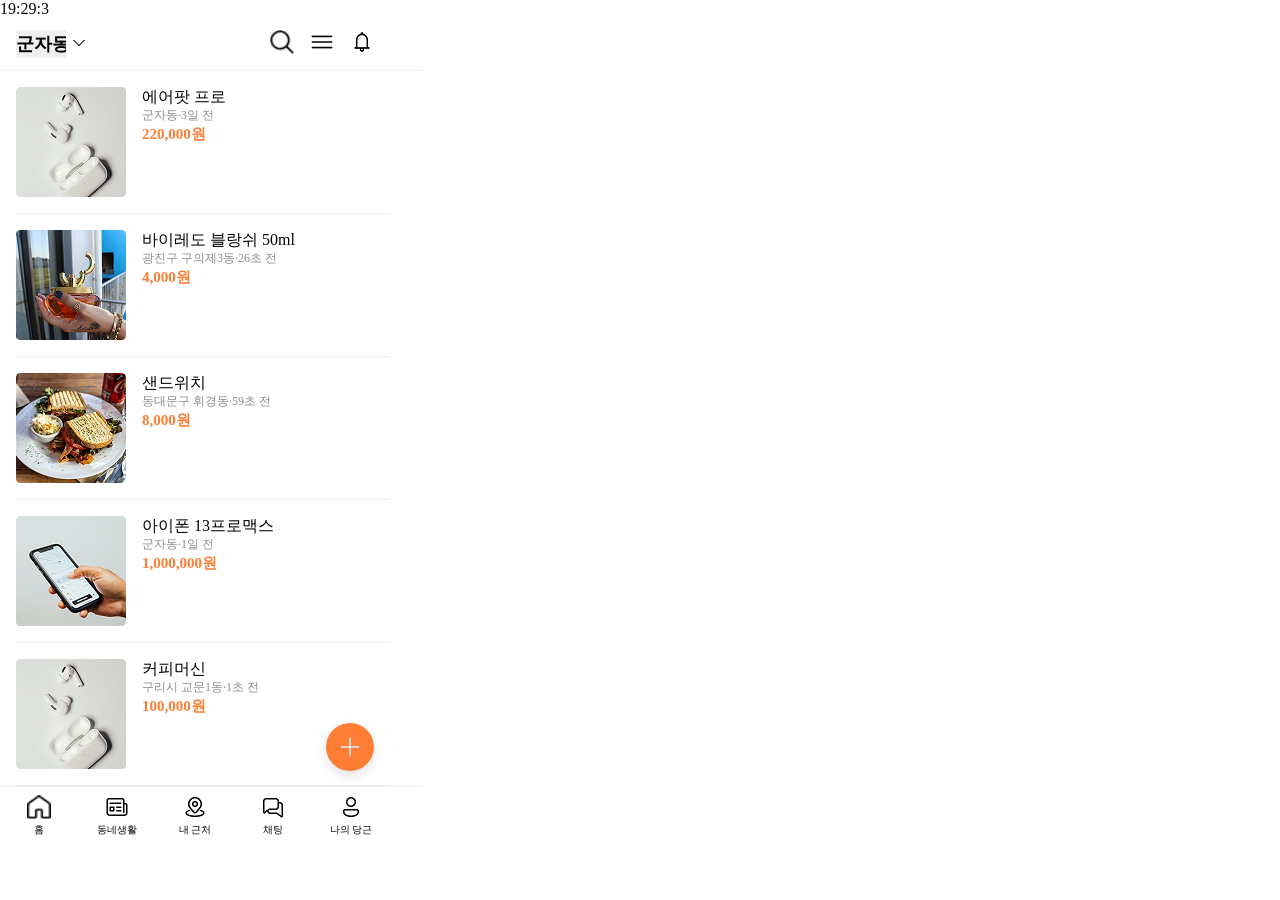
<file: chaebin/index.html>
<!DOCTYPE html>
<html lang="ko">
  <head>
    <meta charset="UTF-8" />
    <title>당근마켓</title>
    <link rel="stylesheet" href="index.css" />
    <script src="index.js" defer></script>
  </head>
  <body onload="setClock()">
    <!-- clock -->
    <div id="clock"></div>
    <!-- 상단 헤더 -->
    <header>
      <div class="area-wrapper">
        <!-- <label for="area-select"></label> -->
        <select name="area" id="area-select">
          <option>군자동</option>
          <option>구의동</option>
          <option>광진동</option>
          <option>중곡동</option>
          <option>능동</option>
          <option>자양동</option>
          <option>화양동</option>
          <option>광장동</option>
          <option>세종대</option>
          <option>어린이대공원</option>
          <option>건대입구</option>
          <option>구의역</option>
          <option>강변역</option>
        </select>
        <span class="arrow-icon"><img src="images/expandArrow.png"></span>
      </div>
      <div>
        <ul class="head-icon">
          <li><img class="head-img" src="images/search.png" alt=""></li>
          <li><img class="head-img" src="images/menu.png" alt=""></li>
          <li><img class="head-img" src="images/notification.png" alt=""></li>
        </ul>
      </div>
    </header>
    <!-- 메인 콘텐츠 -->
     <section>
      <article class="product">
         <img class="preview-img" src="images/airpods.png" alt="" />
      <div>
        <div class="product-name">에어팟 프로</div>
        <div class="product-info">군자동·3일 전</div>
        <div class="product-price">220,000원</div>
      </div>
    </article>
    <article class="product">
      <img class="preview-img" src="images/blanche.png" alt="" />
      <div>
        <div class="product-name">바이레도 블랑쉬 50ml</div>
        <div class="product-info">광진구 구의제3동·26초 전</div>
        <div class="product-price">4,000원</div>
      </div>
    </article>
    <article class="product">
      <img class="preview-img" src="images/sandwich.png" alt="" />
      <div>
        <div class="product-name">샌드위치</div>
        <div class="product-info">동대문구 휘경동·59초 전</div>
        <div class="product-price">8,000원</div>
      </div>
    </article>
    <article class="product">
      <img class="preview-img" src="images/iPhone.png" alt="" />
      <div>
        <div class="product-name">아이폰 13프로맥스</div>
        <div class="product-info">군자동·1일 전</div>
        <div class="product-price">1,000,000원</div>
      </div>
    </article>
    <article class="product">
      <img class="preview-img" src="images/airpods.png" alt="" />
      <div>
        <div class="product-name">커피머신</div>
        <div class="product-info">구리시 교문1동·1초 전</div>
        <div class="product-price">100,000원</div>
      </div>
      </article>
     </section>

     <div class="plus-icon">
      <img class="plus-img" src="images/plus.png" alt="" />
     </div>
    <!-- 하단 내비게이션 -->
    <nav>
      <ul>
        <li>
          <img src="images/home_white.png" alt="" id="home" onclick="changeImg('home')"/>
          <a href="#">홈</a>
        </li>
        <li>
          <img src="images/news_white.png" alt="" id="news" onclick="changeImg('news')"/>
          <a href="#">동네생활</a>
        </li>
        <li>
          <img src="images/place.png" alt="" id="place"/>
          <a href="#">내 근처</a>
        </li>
        <li>
          <img src="images/chat_white.png" alt="" id="chat" onclick="changeImg('chat')"/>
          <a href="#">채팅</a>
        </li>
        <li>
          <img src="images/user_white.png" alt="" id="user" onclick="changeImg('user')"/>
          <a href="#">나의 당근</a>
        </li>
      </ul>
    </nav>
  </body>
</html>
</file>
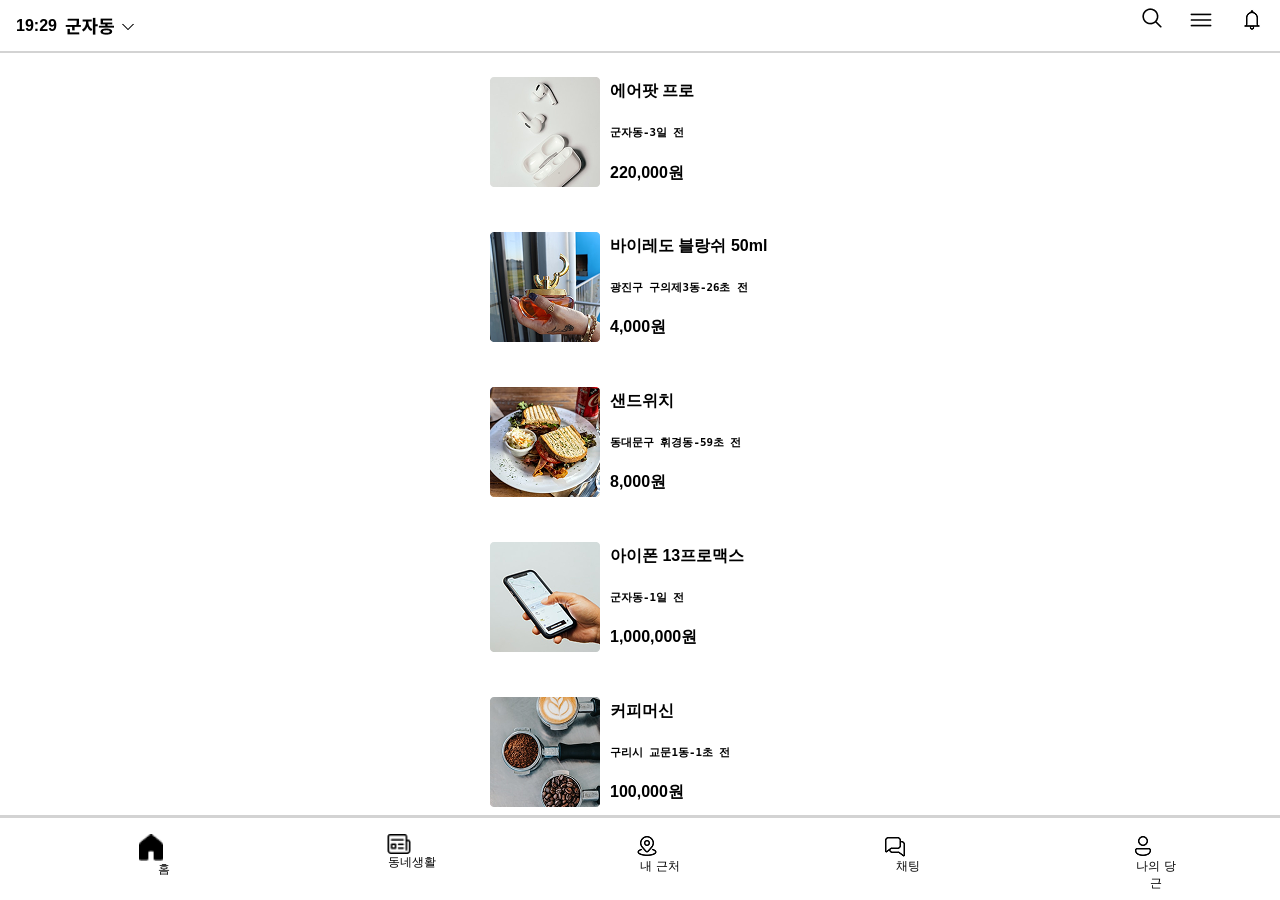
<file: doyul/index.html>
<!DOCTYPE html>
<html>
    <head>
        <meta charset="UTF-8" />
        <title>당근마켓</title>
        <link rel="stylesheet" href="style.css" />
        <script src="clock.js"></script>
        <script src="nav.js"></script>
    </head>
    <body>
    <!-- 상단 헤더 -->
    <header class="header">
        <div id="clock">Loading...</div>
        <img src="Image/Region.png" class="region"/>
        <ul class="header-menu">
            <li><img src="Image/Search_Icon.png"/></li>
            <li><img src="Image/Menu_Icon.png"/></li>
            <li><img src="Image/Notification.png"/></li>
        </ul>
    </header>
    <!-- 메인 콘텐츠 -->
    <section class="product-list">
        <div class="product">
            <img src="Image/Rectangle 2.png" class="image"/>
            <div class="product-info">
                <h4>
                    <b>에어팟 프로</b>
                </h4>
                <h5>
                    <code>군자동-3일 전</code>
                </h5>
                <h4><b>220,000원</b></h4>
            </div>
        </div>

        <div class="product">
            <img src="Image/Rectangle 2(4).png" class="image"/>
            <div class="product-info">
                <h4>
                    <b>바이레도 블랑쉬 50ml</b>
                </h4>
                <h5>
                    <code>광진구 구의제3동-26초 전</code>
                </h5>
                <h4><b>4,000원</b></h4>   
            </div>
        </div>

        <div class="product">
            <img src="Image/Rectangle 2 (1).png" class="image"/>
            <div class="product-info">
                <h4>
                    <b>샌드위치</b>
                </h5>
                <h5>
                    <code>동대문구 휘경동-59초 전</code>
                </h5>
                <h4><b>8,000원</b></h4>
            </div>
        </div>
        
        <div class="product">
            <img src="Image/Rectangle 2 (2).png" class="image"/>
            <div class="product-info">
                <h4>
                    <b>아이폰 13프로맥스</b>
                </h4>
                <h5>
                    <code>군자동-1일 전</code>
                </h5>
                <h4><b>1,000,000원</b></h4>
            </div>
        </div>
        
        <div class="product">
            <img src="Image/Rectangle 2 (3).png" class="image"/>
            <div class="product-info">
                <h4>
                    <b>커피머신</b>
                </h4>
                <h5>
                    <code>구리시 교문1동-1초 전</code>
                </h5>
                <h4><b>100,000원</b></h4>
            </div>
        </div>

    </section>
    <!-- 하단 내비게이션 -->
    <nav class="bottom-nav">
        <ul>
            <li onclick="navClick(this)">
                <img src="Image/Home_active.png" class="nav-icon"/><a>홈</a>
            </li>
            <li onclick="navClick(this)">
                <img src="Image/RegionLife_unactive.png" class="nav-icon"/><a>동네생활</a>
            </li>
            <li onclick="navClick(this)">
                <img src="Image/PlaceMarker_unactiver.png" class="nav-icon"/><a>내 근처</a>
            </li>
            <li onclick="navClick(this)">
                <img src="Image/Chat_unactive.png" class="nav-icon"/><a>채팅</a>
            </li>
            <li onclick="navClick(this)">
                 <img src="Image/User_unactive.png" class="nav-icon"/><a>나의 당근</a>
            </li>
        </ul>
    </nav>
    </body>
</html>
</file>
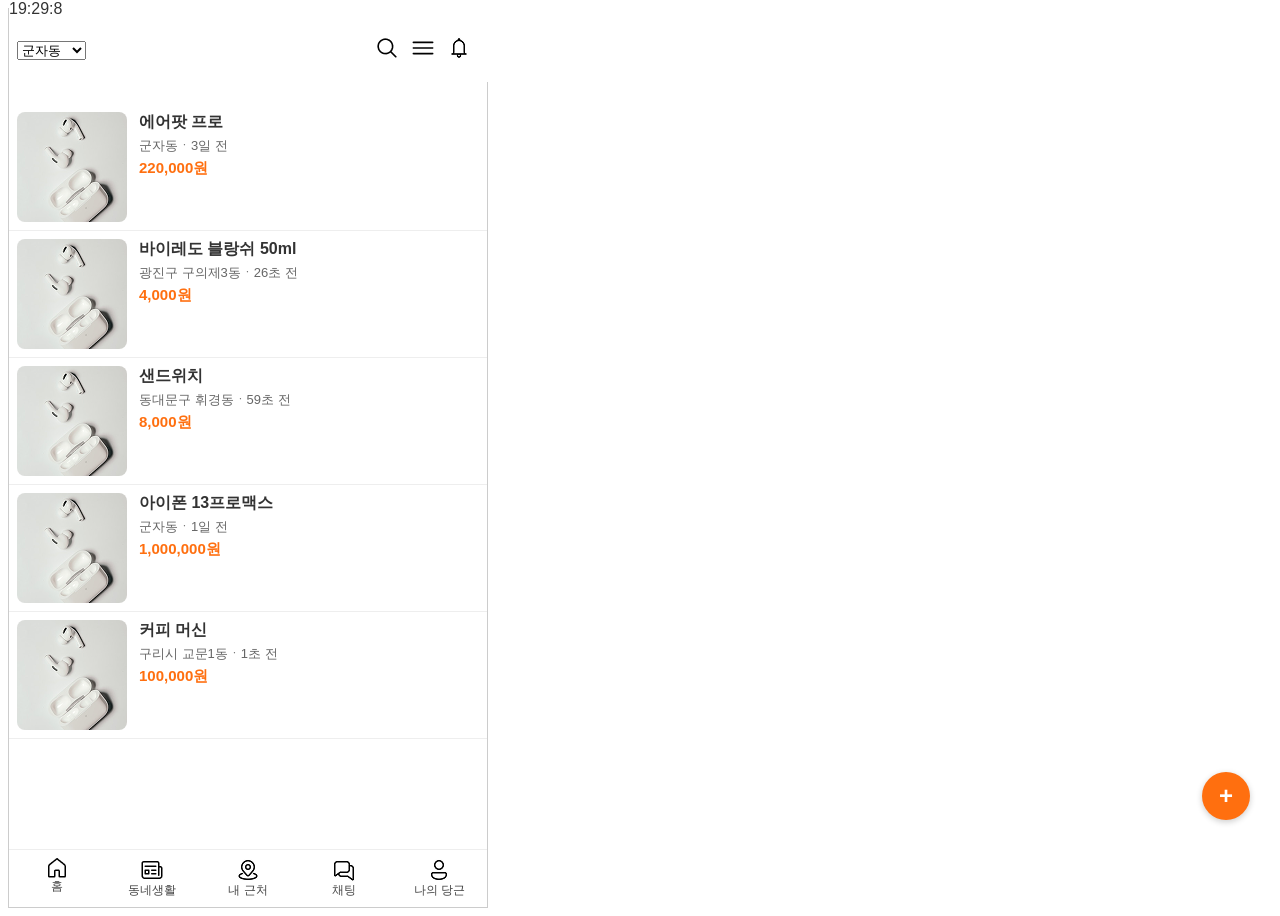
<file: jihoo/index.html>
<!DOCTYPE html>

<html lang="ko">
  <head>
    <meta charset="UTF-8" />
    <title>당근마켓</title>
    <link rel="stylesheet" href="style.css">
    <meta name="viewport" content="width=device-width, initial-scale=1.0">
  </head>

  <body onload="createNewTimeSpan()">
    <div class="top-bar">
      <div id="clock"></div>
      <!-- 상단 헤더 -->
      <header>
        <select>
          <option>군자동</option>
          <option>화양동</option>
          <option>구의1동</option>
          <option>자양1동</option>
          <option>능동</option>
          <option>구의2동</option>
        </select>

        <div class="icons">
          <ul>
            <li><img src ="img/Search.png" alt=""></li>
            <li><img src ="img/Menu.svg" alt=""></li>
            <li><img src ="img/Notification.png" alt=""></li>
          </ul>
        </div>
      </header>
    </div>
    <!-- 메인 콘텐츠 -->
    <section>
      <div class="item">
        <img src = "img/Rectangle 2.png" alt="에어팟">
        <div class="item-text">
          <h3>에어팟 프로</h3>
          <p class="meta">군자동ㆍ3일 전</p>
          <p class="price">220,000원</p>
        </div>
      </div>

      <div class="item">
        <img src = "img/Rectangle 2.png" alt="에어팟">
        <div class="item-text">
          <h3>바이레도 블랑쉬 50ml</h3>
          <p class="meta">광진구 구의제3동ㆍ26초 전</p>
          <p class="price">4,000원</p>
        </div>
      </div>

      <div class="item">
        <img src = "img/Rectangle 2.png" alt="에어팟">
        <div class="item-text">
          <h3>샌드위치</h3>
          <p class="meta">동대문구 휘경동ㆍ59초 전</p>
          <p class="price">8,000원</p>
        </div>
      </div>

      <div class="item">
        <img src = "img/Rectangle 2.png" alt="에어팟">
        <div class="item-text">
          <h3>아이폰 13프로맥스</h3>
          <p class="meta">군자동ㆍ1일 전</p>
          <p class="price">1,000,000원</p>
        </div>
      </div>

      <div class="item">
        <img src = "img/Rectangle 2.png" alt="에어팟">
        <div class="item-text">
          <h3>커피 머신</h3>
          <p class="meta">구리시 교문1동ㆍ1초 전</p>
          <p class="price">100,000원</p>
        </div>
      </div>

      <button class="fixed-button">+</button>

    </section>
    <!-- 하단 내비게이션 -->
    <nav>
      <ul>
        <li><a href="#!"><img src="img/Home_1.png" data-default="img/home.png" data-active="img/Home.png" alt="">홈</a></li>
        <li><a href="#!"><img src="img/News.png" data-default="img/News.png" data-active="img/News_1.png" alt="">동네생활</a></li>
        <li><a href="#!"><img src="img/Place Marker.png" alt="">내 근처</a></li>
        <li><a href="#!"><img src="img/Chat.png" data-default="img/Chat.png" data-active="img/Chat_1.png"alt="">채팅</a></li>
        <li><a href="#!"><img src="img/User.png" data-default="img/User.png" data-active="img/User_1.png" alt="">나의 당근</a></li>
      </ul>
    </nav>
    <script src="script.js"></script>
  </body>
</html>
</file>
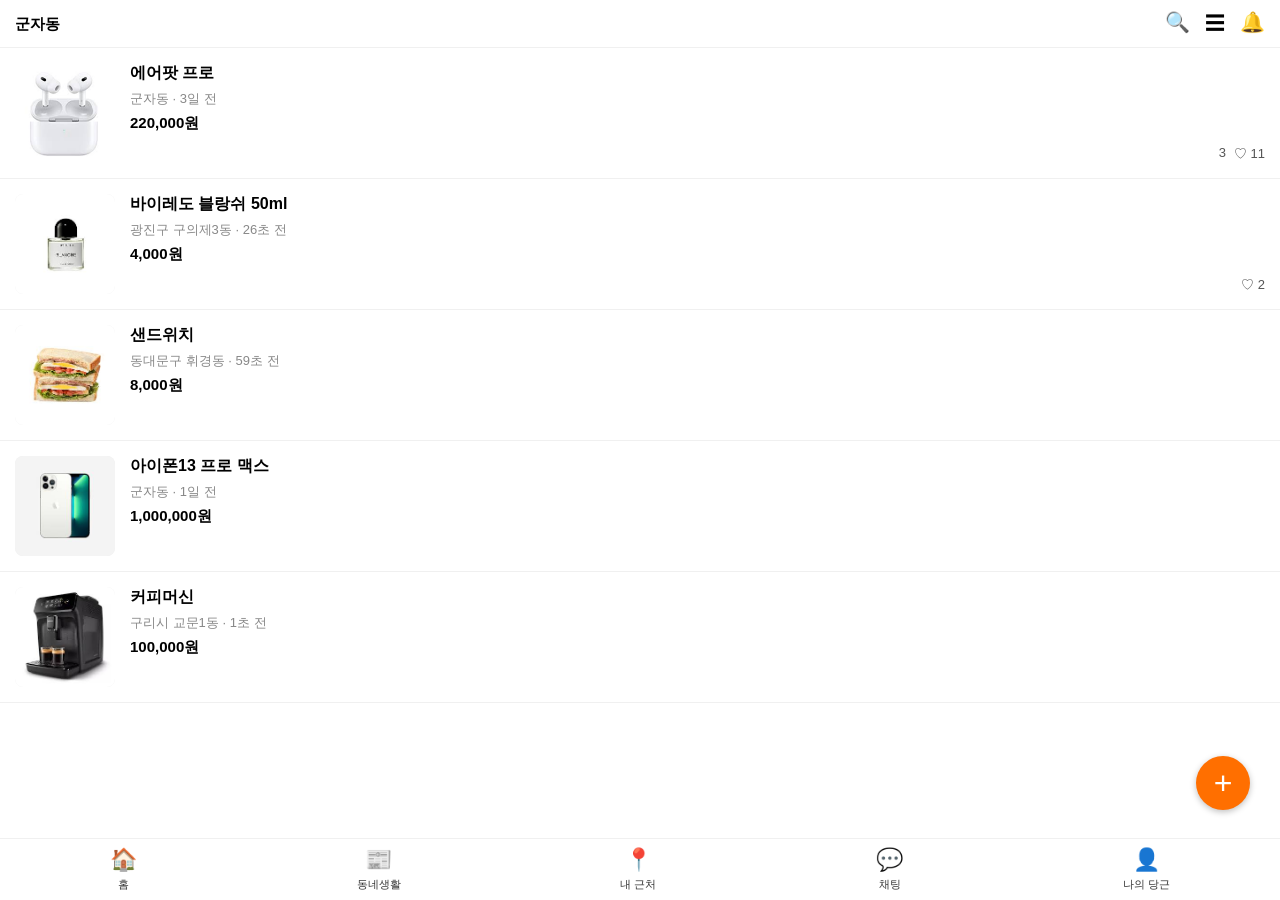
<file: woohyuk/index.html>
<!DOCTYPE html>
<html lang="ko">
  <head>
    <meta charset="UTF-8" />
    <meta
      name="viewport"
      content="width=device-width, initial-scale=1.0, maximum-scale=1.0, user-scalable=no"
    />
    <title>당근마켓</title>
    <link rel="stylesheet" href="style.css" />
  </head>
  <body>
    <header>
      <div class="location-selector">
      <select class="location-select-native">
        <option value="gunja" selected>군자동</option>
        <option value="hwayang">화양동</option>
        <option value="jayang">자양동</option>
        <option value="etc">내 동네 설정하기</option>
      </select>

    </div>
      <div class="header-icons">
        <span>🔍</span>
        <span>☰</span>
        <span>🔔</span>
      </div>
    </header>

    <main>
      <article class="item-card">
        <img src="airpods.png" class="item-image" alt="에어팟 프로" />
        <div class="item-text">
          <h2 class="item-title">에어팟 프로</h2>
          <p class="item-meta">군자동 · 3일 전</p>
          <strong class="item-price">220,000원</strong>
        </div>
        <div class="item-stats">
          <span> 3</span>
          <span>♡ 11</span>
        </div>
      </article>

      <article class="item-card">
        <img src="blanche.jpeg" class="item-image" alt="바이레도 블랑쉬" />
        <div class="item-text">
          <h2 class="item-title">바이레도 블랑쉬 50ml</h2>
          <p class="item-meta">광진구 구의제3동 · 26초 전</p>
          <strong class="item-price">4,000원</strong>
        </div>
        <div class="item-stats">
          <span>♡ 2</span>
        </div>
      </article>

      <article class="item-card">
        <img src="sandwich.jpeg" class="item-image" alt="샌드위치" />
        <div class="item-text">
          <h2 class="item-title">샌드위치</h2>
          <p class="item-meta">동대문구 휘경동 · 59초 전</p>
          <strong class="item-price">8,000원</strong>
        </div>
        <div class="item-stats"></div>
      </article>

      <article class="item-card">
        <img src="iphone.jpeg" class="item-image" alt="아이폰" />
        <div class="item-text">
          <h2 class="item-title">아이폰13 프로 맥스</h2>
          <p class="item-meta">군자동 · 1일 전</p>
          <strong class="item-price">1,000,000원</strong>
        </div>
        <div class="item-stats"></div>
      </article>

      <article class="item-card">
        <img src="coffeemachine.jpeg" class="item-image" alt="커피머신" />
        <div class="item-text">
          <h2 class="item-title">커피머신</h2>
          <p class="item-meta">구리시 교문1동 · 1초 전</p>
          <strong class="item-price">100,000원</strong>
        </div>
        <div class="item-stats"></div>
      </article>
    
      
    </main>

    <button class="fab">+</button>

    <nav>
      <div class="nav-item">
        <span class="nav-icon">🏠</span>
        <span>홈</span>
      </div>
      <div class="nav-item">
        <span class="nav-icon">📰</span>
        <span>동네생활</span>
      </div>
      <div class="nav-item">
        <span class="nav-icon">📍</span>
        <span>내 근처</span>
      </div>
      <div class="nav-item">
        <span class="nav-icon">💬</span>
        <span>채팅</span>
      </div>
      <div class="nav-item">
        <span class="nav-icon">👤</span>
        <span>나의 당근</span>
      </div>
    </nav>
  </body>
</html>
</file>
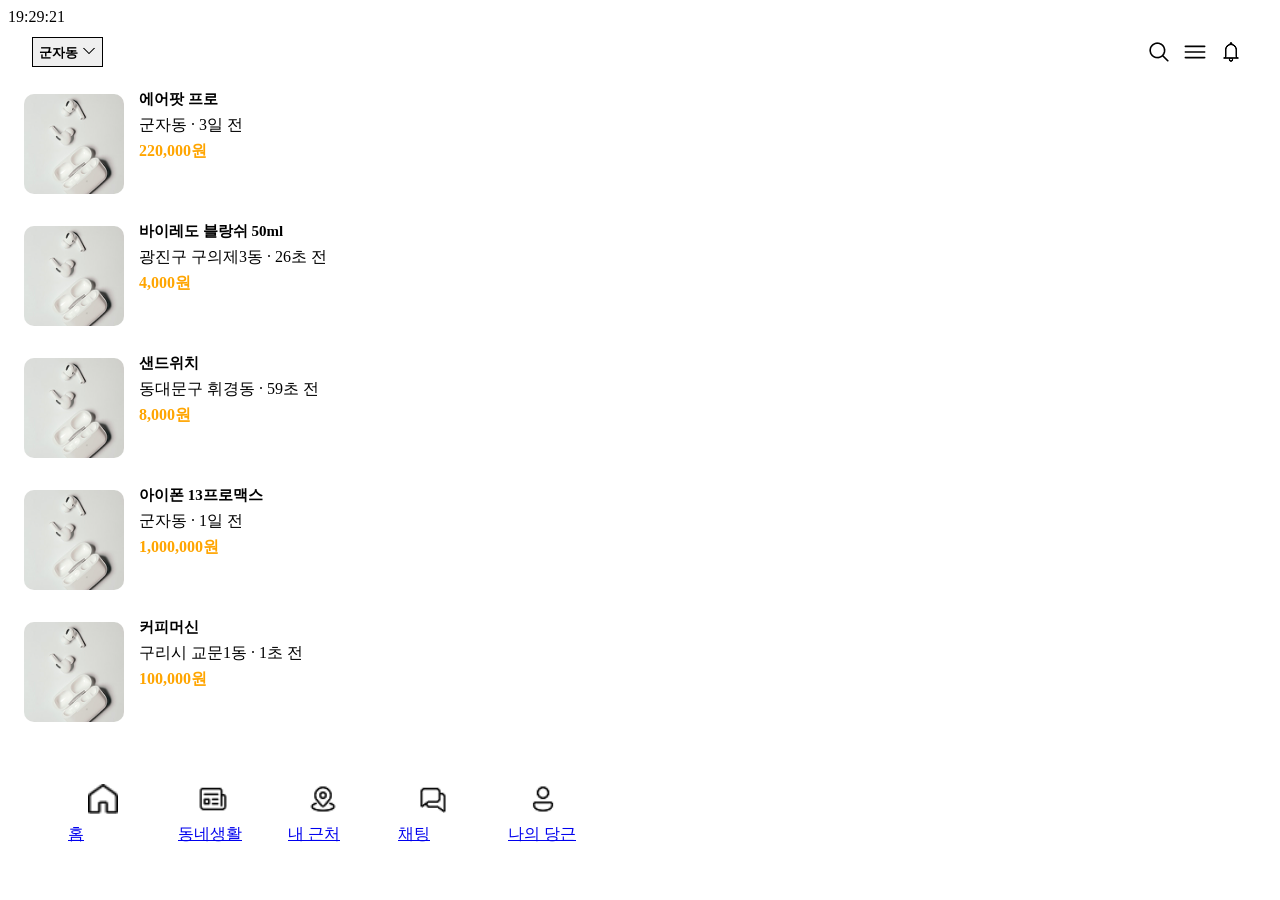
<file: jjy/bbpjjy.html>
<!DOCTYPE html>
<html lang="ko">
  <head>
    <meta charset="UTF-8" />
    <link rel="stylesheet" href="jjystyle.css" />
    <script src="jjyjs.js"></script>
    <title>당근마켓</title>
  </head>
  <body onload="func1()">
    <div class="clock"></div>
    <!-- 상단 헤더 -->
    <header>
      <button>군자동 <img src="imgs/Expand Arrow.png" /></button>
      <div class="top">
        <img src="imgs/Search.png" />
        <img src="imgs/Menu.svg" />
        <img src="imgs/Notification.png" />
      </div>
    </header>
    <!-- 메인 콘텐츠 -->
    <section>
      <!-- 상품 카드 -->
      <article>
        <img src="imgs/Rectangle 2.png" alt="에어팟 프로" />
        <div class="product">
          <h3>에어팟 프로</h3>
          <p>군자동 · 3일 전</p>
          <strong>220,000원</strong>
        </div>
      </article>
      <article>
        <img src="imgs/Rectangle 2.png" alt="바이레도 블랑쉬 50ml 향수" />
        <div class="product">
          <h3>바이레도 블랑쉬 50ml</h3>
          <p>광진구 구의제3동 · 26초 전</p>
          <strong>4,000원</strong>
        </div>
      </article>
      <article>
        <img src="imgs/Rectangle 2.png" alt="샌드위치" />
        <div class="product">
          <h3>샌드위치</h3>
          <p>동대문구 휘경동 · 59초 전</p>
          <strong>8,000원</strong>
        </div>
      </article>
      <article>
        <img src="imgs/Rectangle 2.png" alt="아이폰 13 프로 맥스" />
        <div class="product">
          <h3>아이폰 13프로맥스</h3>
          <p>군자동 · 1일 전</p>
          <strong>1,000,000원</strong>
        </div>
      </article>
      <article>
        <img src="imgs/Rectangle 2.png" alt="커피머신" />
        <div class="product">
          <h3>커피머신</h3>
          <p>구리시 교문1동 · 1초 전</p>
          <strong>100,000원</strong>
        </div>
      </article>
    </section>
    <!-- 하단 내비게이션 -->
    <nav >
      <ul>
        <li onclick="func2('Home')" class="home">
          <a href="#"><img src="imgs/Home.png" /><span>홈</span></a>
        </li>
        <li onclick="func2('News')" class="town">
          <a href="#"><img src="imgs/News.png" />동네생활</a>
        </li>
        <li  class="around">
          <a href="#"
            ><img src="imgs/Place Marker.png" /><span>내 근처</span></a
          >
        </li>
        <li onclick="func2('Chat')" class="chating">
          <a href="#"><img src="imgs/Chat.png" /><span>채팅</span></a>
        </li>
        <li  onclick="func2('User')"class="me">
          <a href="#"><img src="imgs/User.png" /><span>나의 당근</span></a>
        </li>
      </ul>
    </nav>
  </body>
</html>
</file>
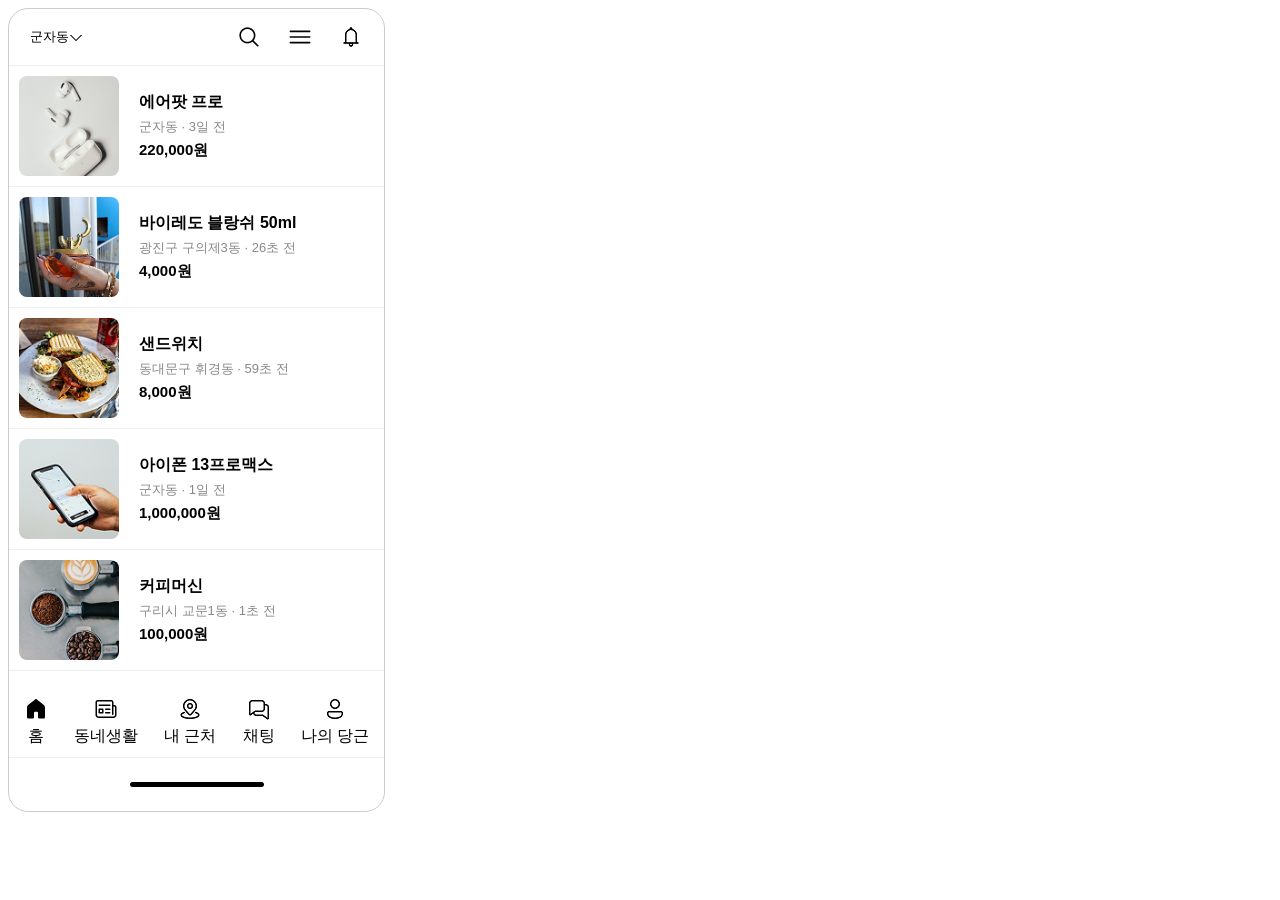
<file: junho/solution.html>
<!DOCTYPE html>
<html lang="ko">
  <head>
    <meta charset="UTF-8" />
    <link rel="stylesheet" href="junhoStyle.css" />
    <title>당근마켓_준호</title>
  </head>

  
  <div class="mobile-frame">
    <body>

      <header class="buton-header">
        <button>군자동 <img src="imgs/Expand Arrow.png" /></button>

        <div class="upBtn">
          <button> <img src="imgs/Search.png" /> </button>
          <button> <img src="imgs/Menu.svg" /> </button>
          <button> <img src="imgs/Notification.png" /> </button>
        </div>

      </header>

      <section class="product-list">
      
        <article class="product-card">
          <img src="imgs/Rectangle 2.png" alt="에어팟 프로" />
          <div>
            <h3>에어팟 프로</h3>
            <p>군자동 · 3일 전</p>
            <strong>220,000원</strong>
          </div>
        </article>

        <article class="product-card">
          <img src="imgs/qkdlfpeh.png" alt="바이레도 블랑쉬 50ml 향수" />
          <div>
            <h3>바이레도 블랑쉬 50ml</h3>
            <p>광진구 구의제3동 · 26초 전</p>
            <strong>4,000원</strong>
          </div>
        </article>

        <article class="product-card">
          <img src="imgs/sandwich.png" alt="샌드위치" />
          <div>
            <h3>샌드위치</h3>
            <p>동대문구 휘경동 · 59초 전</p>
            <strong>8,000원</strong>
          </div>
        </article>

        <article class="product-card">
          <img src="imgs/iphone.png" alt="아이폰 13 프로 맥스" />
          <div>
            <h3>아이폰 13프로맥스</h3>
            <p>군자동 · 1일 전</p>
            <strong>1,000,000원</strong>
          </div>
        </article>

        <article class="product-card">
          <img src="imgs/coffeeMachine.png" alt="커피머신" />
          <div>
            <h3>커피머신</h3>
            <p>구리시 교문1동 · 1초 전</p>
            <strong>100,000원</strong>
          </div>
        </article>
      </section>

      <nav class="bottom-nav">
        <ul>
          <li>
            <a href="#"><img src="imgs/Home.png" /><span>홈</span></a>
          </li>
          <li>
            <a href="#"><img src="imgs/News.png" />동네생활</a>
          </li>
          <li>
            <a href="#"><img src="imgs/Place Marker.png" /><span>내 근처</span></a>
          </li>
          <li>
            <a href="#"><img src="imgs/Chat.png" /><span>채팅</span></a>
          </li>
          <li>
            <a href="#"><img src="imgs/User.png" /><span>나의 당근</span></a>
          </li>
        </ul>
        </nav>
      
        <nav class="floating-btn">
          <button><img src="imgs/Home Indicator.png"/></button>
        </nav>

    </body>
  </div>
</html>
</file>
<file: chaebin/index.css>
*{
    margin: 0;
    padding: 0;
    /* box-sizing: border-box; */
}

li{
    list-style: none;
}

a{
    text-decoration: none;
    color: inherit;
}

body{
    width : 390px;
    position: relative;
}

.preview-img{
    width: 110px;
    height: 110px;
    border-radius: 4px;
    margin-right: 16px;
}

.product{
    display: flex;
    width: 374px;
    height: 110px;
    /* margin: 16px 0; */
    padding: 16px 0;
    border-bottom: 1px solid #EEE;
}

.product div div{
    display: flex;
    flex-direction: column;
    align-items: flex-start;
    gap: 4px;
    flex: 1 0 0;
}

.product-name{
    width: 232px;
    color: #000;
    font-family: Inter;
    font-size: 16px;
    font-style: normal;
    font-weight: 400;
    line-height: 20px;
}

.product-info{
    color: #8C8C8C;
    font-family: Inter;
    font-size: 12px;
    font-style: normal;
    font-weight: 400;
    line-height: 16px;
}

.product-price{
    color: #FF7E36;
    font-family: Inter;
    font-size: 15px;
    font-style: normal;
    font-weight: 700;
    line-height: 22px;
}

header{
    width: 390px;
    display: flex;
    padding: 12px 16px;
    justify-content: space-between;
    align-items: flex-start;
    align-self: stretch;
    box-sizing: border-box;
}

.area-wrapper{
    display: flex;
    align-items: center;
    gap: 6px;
    width: 70px;
    height: 28px;
}

#area-select{
    /* display: flex;
    align-items: center;
    gap: 6px; */
    border: none;
    color: #000;
    font-family: Inter;
    font-size: 18px;
    font-style: normal;
    font-weight: 700;
    line-height: 28px;
    appearance: none;
    width: 50px;
}

.head-icon{
    display: flex;
    align-items: flex-start;
    gap: 16px;
}

.head-icon li{
    height: 24px;
}

.head-img{
    width: 24px;
    height: 24px;
}

section{
    width: 390px;
    overflow: hidden;
    /* gap: 16px; */
    display: flex;
    padding: 0 16px;
    flex-direction: column;
    justify-content: center;
    align-items: flex-start;
    align-self: stretch;
    border-top: 1px solid #EEE;
    border-bottom: 1px solid #EEE;
}

nav{
    display: flex;
    width: 390px;
    padding: 8px 0;
    align-items: flex-start;
    justify-content: space-between;
    background-color: #FFF;
    height: 58px;
    box-sizing: border-box;
}

nav ul{
    display: flex;
    width: 100%;
    align-items: center;
}

nav ul li{
    display: flex;
    flex-direction: column;
    align-items: center;
    gap: 4px;
    flex: 1 0 0;
    height: 42px;
}

nav ul li img{
    width: 24px;
    height: 24px;
}

nav ul li a{
    color: #000;
    font-family: Inter;
    font-size: 10px;
    font-style: normal;
    font-weight: 400;
    line-height: 14px;
}

.plus-icon{
    display: flex;
    padding: 12px;
    align-items: flex-start;
    gap: 10px;
    border-radius: 100px;
    background: #FF7E36;
    box-shadow: 0 4px 12px 0 rgba(0, 0, 0, 0.12);
    position: absolute;
    bottom: 74px;
    right: 16px;
    z-index: 10;

}

.plus-img{
    width: 24px;
    height: 24px;
}
</file>
<file: doyul/style.css>
body {
  margin: 0;
  font-family: "Noto Sans KR", sans-serif;
  padding-top: 60px; 
}

.header {
  position: fixed;
  top: 0;
  left: 0; 
  right: 0;
  display: flex;
  align-items: center; 
  border-bottom: 2px solid lightgray;
  background-color: white;
  padding: 8px 16px;
  box-sizing: border-box;
}

.header-menu{
  display: flex;
  width: 122px;
  height: 35px;
  justify-content: space-between;
  list-style: none;
  gap: 15px;
  margin-left: auto;
  padding: 0;
  margin-top: 0;
  margin-bottom: 0;
}

#clock{
  margin-right: 8px; 
  font-weight: bold; 
}



.product-list {
  display: flex;
  flex-direction: column;
  align-items: center;
  gap: 10px;
}

.product {
  display: flex;
  align-items: center;
  text-align: left;
  width: 300px ;
}


.product-list{
  display: flex;
  flex-direction: column;
  justify-content: space-between;
}

.product img{
  width: 110px;
  height: 110px;
  margin-right: 10px;

}

.bottom-nav {
  border-top: 3px solid lightgray;
  position: fixed;
  bottom: 0;
  width: 100%;
  background-color: white;

}

.bottom-nav ul {
  display: flex;
  justify-content: space-around;
  list-style: none;

}

.bottom-nav li {
  text-align: center;
  font-size: 12px;
  width: 50px;
  height: 50px;
  justify-self: flex-end;
}

.bottom-nav img {
  width: 24px;
  display: flex;
  justify-self: center;
}
</file>
<file: jihoo/style.css>
body {
  font-family: -apple-system, BlinkMacSystemFont, 'Segoe UI', Roboto, sans-serif;
  background-color: #fff;
  color: #333;
  max-width: 480px;           /* 모바일 화면 폭 */
  border: 1px solid #ccc;     /* 선 굵기/색상 */
  height: 100vh;          /* 2. body 높이를 화면 전체로 */
  display: flex;          /* 3. flex 레이아웃 사용 */
  flex-direction: column; /* 4. 자식 요소(header, section, nav)를 세로로 배치 */
  overflow: hidden;       /* 5. body 자체가 스크롤되는 것 방지 */
  box-sizing: border-box;
  padding-top: 95px;
}

section {
  flex: 1;
  overflow-y: scroll;
}

.top-bar {
  position: fixed;
  top: 0;
  width: 100%;
  max-width: 480px;
  z-index: 1000;
  background-color: #fff;
}

header {
  display: flex;
  justify-content: space-between;
  align-items: center;
  padding: 8px;
  width: 100%;
  box-sizing: border-box;
}

.icons ul {
  list-style: none;
  display: flex;
  gap: 12px;
  margin: 0;
  padding: 10px;
}

.icons li img {
  width: 24px;
  height: 24px;
}

.item {
  display: flex;             /* 이미지 + 텍스트를 가로로 배치 */
  align-items: flex-start;       /* 세로 가운데 정렬 */
  gap: 12px;                 /* 이미지와 텍스트 사이 간격 */
  padding: 8px;
  border-bottom: 1px solid #eee;
}

.item img {
  width: 110px;
  height: 110px;
  object-fit: cover;
  border-radius: 8px;
}

.item-text {
  flex: 1;                   /* 나머지 공간을 텍스트가 채우도록 */
  display: flex;
  flex-direction: column;
  justify-content: flex-start;
}

.item-text h3 {
  font-size: 16px;
  margin: 0;  
}

.item-text .meta {
  font-size: 13px;
  color: #666;
  margin: 4px 0;
}

.item-text .price {
  font-size: 15px;
  font-weight: bold; /* 굵은 글씨 */
  color: #ff6f0f; /* 당근마켓 주황색 */
  margin: 0; /* 위아래 기본 여백 제거 */
}

.fixed-button {
  position: fixed;
  bottom: 80px;
  right: 30px;
  width: 48px;
  height: 48px;
  border-radius: 50%;
  z-index: 1000;
  background-color: #ff6f0f; /* 당근 색상 */
  color: white;
  border: none;
  font-size: 24px;
  font-weight: bold;
  cursor: pointer;
  box-shadow: 0 2px 6px rgba(0,0,0,0.2);
}

nav {
    border-top: 1px solid #eee;
    background-color: #fff;
}

nav ul {
  display: flex;
  list-style: none; /* 총알 모양 제거 */
  margin: 0;        /* 기본 바깥 여백 제거 */
  padding: 0;       /* 기본 안쪽 여백 제거 */
}

nav li {
  flex: 1;
}

nav a {
  display: flex;
  flex-direction: column; /* 세로 배치 */
  align-items: center;    /* 가로 중앙 정렬 */
  justify-content: center;/* 세로 중앙 정렬 */
  text-decoration: none; /* 밑줄 제거 */
  color: #444;           /* 글자색 */
  font-size: 12px;      /* 글자 크기 */
  padding: 8px 0;       /* 상하 여백 */
}
</file>
<file: woohyuk/style.css>
* {
  margin: 0;
  padding: 0;
  box-sizing: border-box;
}

body {
  font-family: -apple-system, BlinkMacSystemFont, "Segoe UI", Roboto, Oxygen,
    Ubuntu, Cantarell, "Open Sans", "Helvetica Neue", sans-serif;
  display: flex;
  flex-direction: column;
  height: 100vh;
  user-select: none;
}

header {
  display: flex;
  justify-content: space-between;
  align-items: center;
  padding: 10px 15px;
  border-bottom: 1px solid #f0f0f0;
  padding-top: calc(env(safe-area-inset-top, 0px) + 10px);
}

.location-selector strong {
  font-size: 18px;
  font-weight: bold;
}

.header-icons {
  display: flex;
  gap: 15px;
  font-size: 20px;
}

main {
  flex: 1;
  overflow-y: auto;
}

.item-card {
  display: flex;
  padding: 15px;
  border-bottom: 1px solid #f0f0f0;
  position: relative;
  gap: 15px;
}

.item-image {
  width: 100px;
  height: 100px;
  background-color: #f0f0f0;
  border-radius: 8px;
  object-fit: cover;
  flex-shrink: 0;
}

.item-text {
  flex: 1;
  display: flex;
  flex-direction: column;
  gap: 6px;
  min-width: 0;
}

.item-title {
  font-size: 16px;
  white-space: nowrap;
  overflow: hidden;
  text-overflow: ellipsis;
}

.item-meta {
  font-size: 13px;
  color: #888;
}

.item-price {
  font-size: 15px;
  font-weight: bold;
}

.item-stats {
  position: absolute;
  bottom: 15px;
  right: 15px;
  display: flex;
  gap: 8px;
  font-size: 13px;
  color: #555;
}

nav {
  display: flex;
  justify-content: space-around;
  align-items: center;
  padding: 8px 0;
  border-top: 1px solid #f0f0f0;
  background-color: white;
  padding-bottom: calc(env(safe-area-inset-bottom, 0px) + 8px);
}

.nav-item {
  display: flex;
  flex-direction: column;
  align-items: center;
  gap: 4px;
  font-size: 11px;
  color: #333;
}

.nav-icon {
  font-size: 22px;
}

.fab {
  position: fixed;
  bottom: 90px;
  right: 30px;
  width: 54px;
  height: 54px;
  border-radius: 50%;
  background-color: #ff6f00;
  color: white;
  font-size: 32px;
  line-height: 54px;
  text-align: center;
  border: none;
  box-shadow: 0 2px 6px rgba(0, 0, 0, 0.25);
  cursor: pointer;
  transition: transform 0.2s ease;
}

.fab:hover {
  transform: scale(1.05);
}
.fab:active {
  transform: scale(0.95);
}

.location-selector {
  display: flex;
  align-items: center;
  gap: 4px;
  cursor: pointer;
}

.location-arrow {
  font-weight: bold;
  font-size: 15px;
  color: black;
  pointer-events: none;
}

.location-select-native {
  font-weight: bold;
  font-size: 15px;
  font-family: inherit;
  color: black;
  border: none;
  background-color: transparent;
  outline: none;
  -webkit-appearance: none;
  -moz-appearance: none;
  appearance: none;
  cursor: inherit;
}
</file>
<file: jjy/jjystyle.css>
header{
    display: flex;
    justify-content: space-between;
    padding: 11px 24px;
    
}
button{
    border-style: solid;
    border-width: 1px;
    font-weight: 700;
}
article{
    display: flex;
    padding: 16px 16px;

}
article img{
    width: 100px;
    height: 100px;
    border-radius: 10px;
}
section{
    justify-content: center;
}
.product{
    margin-left: 15px;
    line-height: 10px;

}

h3{
    font-size: 15px;
    margin-bottom: 1px;
}
strong{
    color: orange;
}
h3{
    display: flex;
    margin-top: 0px;
    align-items: flex-start;
}

.top {
    padding: 3px 5px;
    display: flex;

}
.top img{
    margin-left: 12px;
}
ul{
    display: flex;
}
li{
    padding: 20px 20px;
    display: flex;
    justify-content: space-between;
    justify-content: center;
}
a{
    display: flex;
    flex-direction: column;
}
a>img{
    padding: 10px 20px;
    width: 30px;
    height: 30px;
}
</file>
<file: junho/junhoStyle.css>
/* junhoStyle.css */
/* CSS에서 class 이름표를 부를 땐
  앞에 . (점)을 붙이는 거 잊지 마세요!
*/

.mobile-frame {
  width: 375px; /* 모바일 화면 가로 크기 */
  border: 1px solid #ccc; /* 연한 회색 테두리 */
  border-radius: 20px; /* 모서리를 둥글게 */
  overflow: hidden; /* 모서리 둥글게 할 때, 내용물이 튀어나오지 않도록 */
  font-family: Arial, sans-serif; /* 기본 글꼴 설정 */
  background-color: #fff; /* 배경 흰색 */
}


.buton-header {
  display: flex; /* 자식들을 가로로 정렬 */
  justify-content: space-between; /* 가로로 정렬된 애들 양쪽 끝으로 */
  
  /* (보기 좋게 테두리랑 여백도 추가해 줄게요) */
  padding: 10px 15px; /* 안쪽 여백 */
  border-bottom: 1px solid #eee; /* 얇은 하단 테두리 선 */
}

.upBtn {
  display: flex; /* 자식들을 가로로 정렬 */
  align-items: center; /* 세로로 가운데 정렬 */
  gap: 15px;

  list-style: none; /* 점(•) 없애기 */
  padding: 0; /* 안쪽 여백 없애기 */
  margin: 0; /* 바깥 여백 없애기 */
}
.buton-header button {
    /* 1. 오른쪽 이미지처럼 배경색과 테두리를 줍니다 */
  background-color: #ffffff; /* 연한 회색 배경 */
  border: 1px solid #ffffff; /* 연한 회색 테두리 */

  /* 2. 안쪽 여백과 모서리를 다듬습니다 */
  padding: 5px; /* 아이콘과 테두리 사이의 여백 */
  border-radius: 4px; /* 모서리를 살짝 둥글게 */

  /* 3. (보너스) 마우스를 올리면 클릭할 수 있게 커서 모양 변경 */
  cursor: pointer;

  /* 4. (보너스) 버튼 안에서 이미지가 중앙에 오도록 */
  display: flex;
  align-items: center;
  justify-content: center;
}
/* (선택) 이미지 크기 고정 (아이콘 크기가 제멋대로일 때) */
/*
.buton-header button img {
  width: 24px;
  height: 24px;
}   
*/




.product-card {
  display: flex;
  align-items: center; /* 세로로 가운데 정렬 */
  gap: 20px; /* 카드 안쪽 요소들 사이의 간격 */
  padding: 10px; /* 👈 카드 안쪽에 전체적으로 여백주기 */
  border-bottom: 1px solid #eee; /* 👈 카드 하단에 구분선 */
}

/* [추가] 
  .product-card '안에 있는' img 태그를 선택!
*/
.product-card img {
  width: 100px; /* 이미지 너비를 100px로 고정 */
  height: 100px; /* 이미지 높이를 100px로 고정 */
  object-fit: cover; /* 이미지가 찌그러지지 않게 비율 유지하며 채우기 */
  border-radius: 8px; /* 모서리를 살짝 둥글게 */
}

.product-card h3 {
  font-size: 16px;
  margin: 0; /* h3 태그의 기본 여백 제거 */
}
.product-card p {
  font-size: 13px;
  color: #888; /* 글자색 회색으로 */
  margin: 5px 0; /* 위아래 약간의 여백 */
}
.product-card strong {
  font-size: 15px; /* 글자 크기 약간 키우기 */
  font-weight: bold; /* 글자 두껍게 */
}



.bottom-nav ul {
    display: flex; /* 자식들을 가로로 정렬 */
    justify-content: space-between; /* 가로로 정렬된 애들 양쪽 끝으로 */

    list-style: none; /* 점(•) 없애기 */
    padding: 0; /* 안쪽 여백 없애기 */
    /* (보기 좋게 테두리랑 여백도 추가해 줄게요) */
    padding: 10px 15px; /* 안쪽 여백 */
    border-bottom: 1px solid #eee; /* 얇은 하단 테두리 선 */
}
.bottom-nav ul li a {
    display: flex; /* 자식들을 가로로 정렬 */
    flex-direction: column; /* 세로 방향으로 쌓기 */
    align-items: center; /* 세로로 가운데 정렬 */
    gap: 5px; /* 아이콘과 글자 사이의 간격 */

    text-decoration: none; /* 링크 밑줄 없애기 */
    color: #000; /* 글자색 검정 */
}

.floating-btn {
    display: flex;
    justify-content: center;
    padding: 0px 0 20px 0; 
}
.floating-btn button {
    background-color: #ffffff; /* 흰색 배경 */
    border: none; /* 테두리 없애기 */
    cursor: pointer; /* 마우스 올리면 클릭할 수 있게 커서 모양 변경 */
}
</file>
